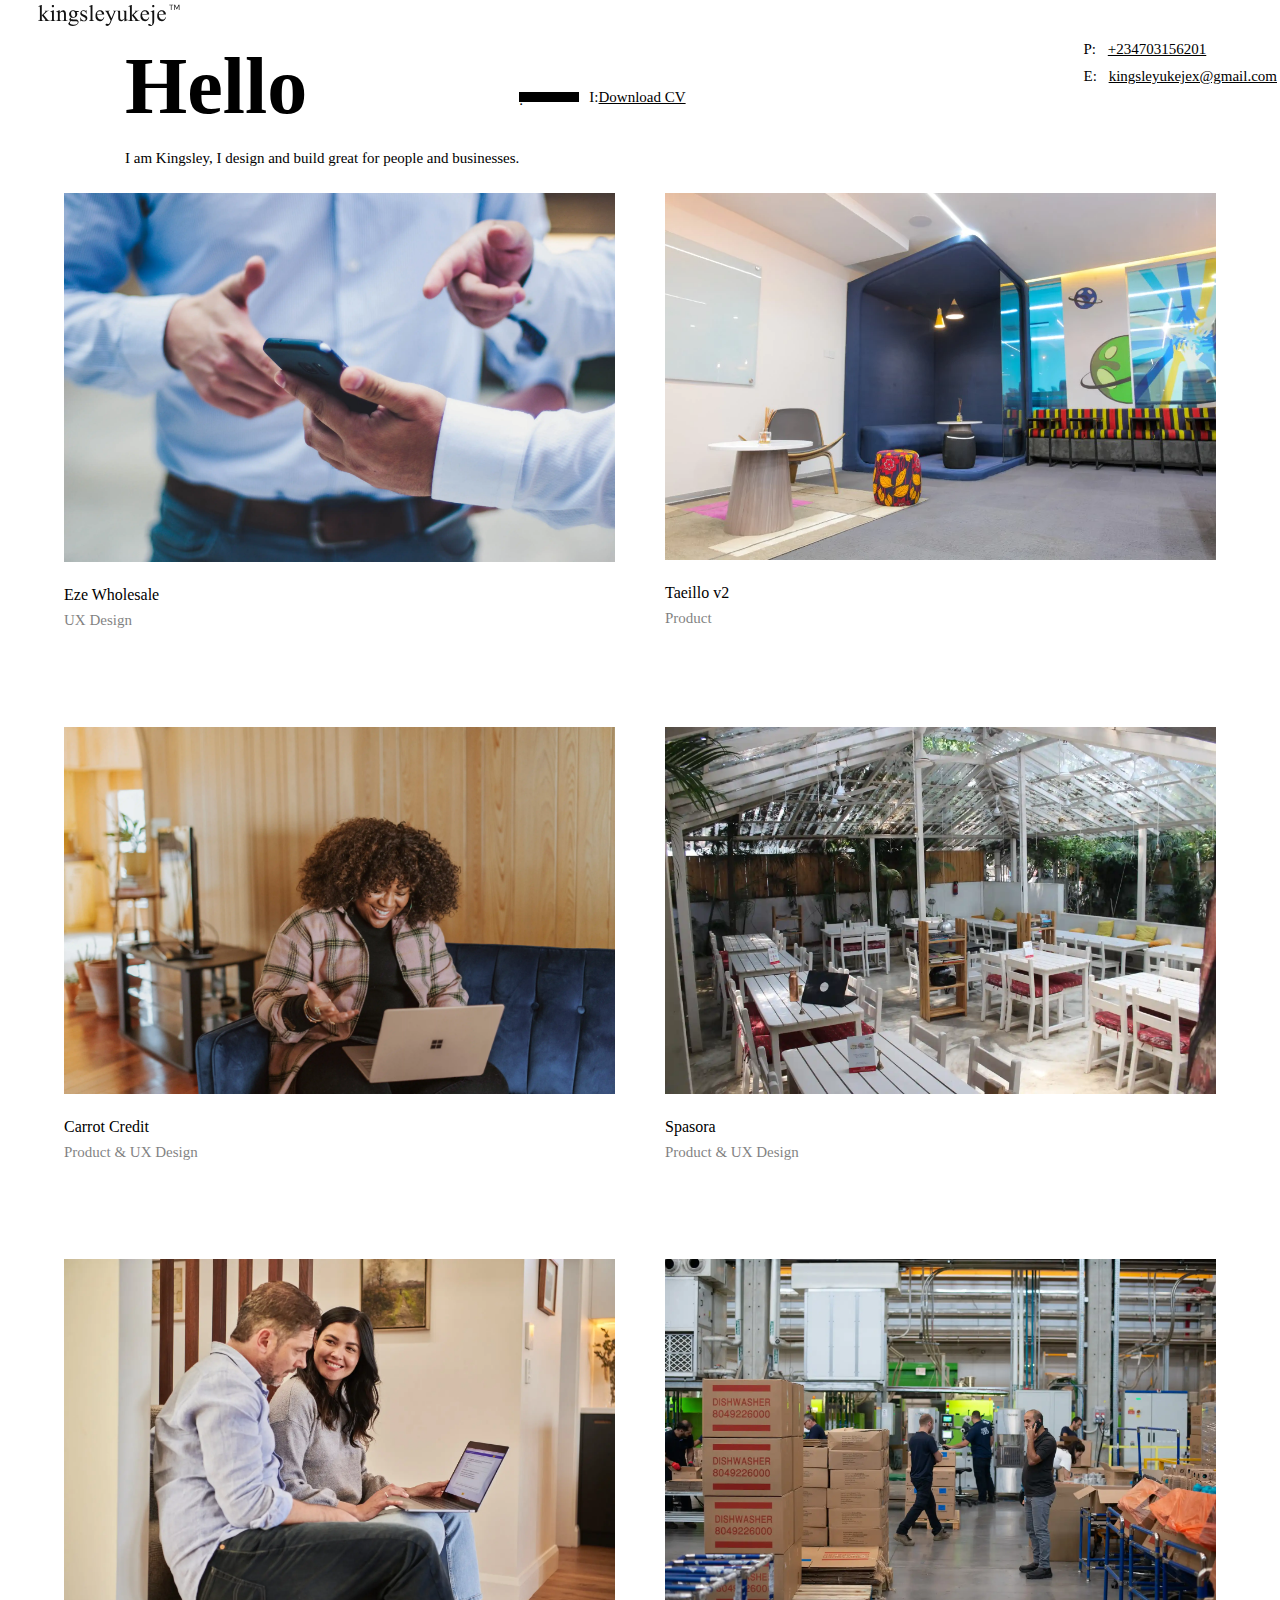
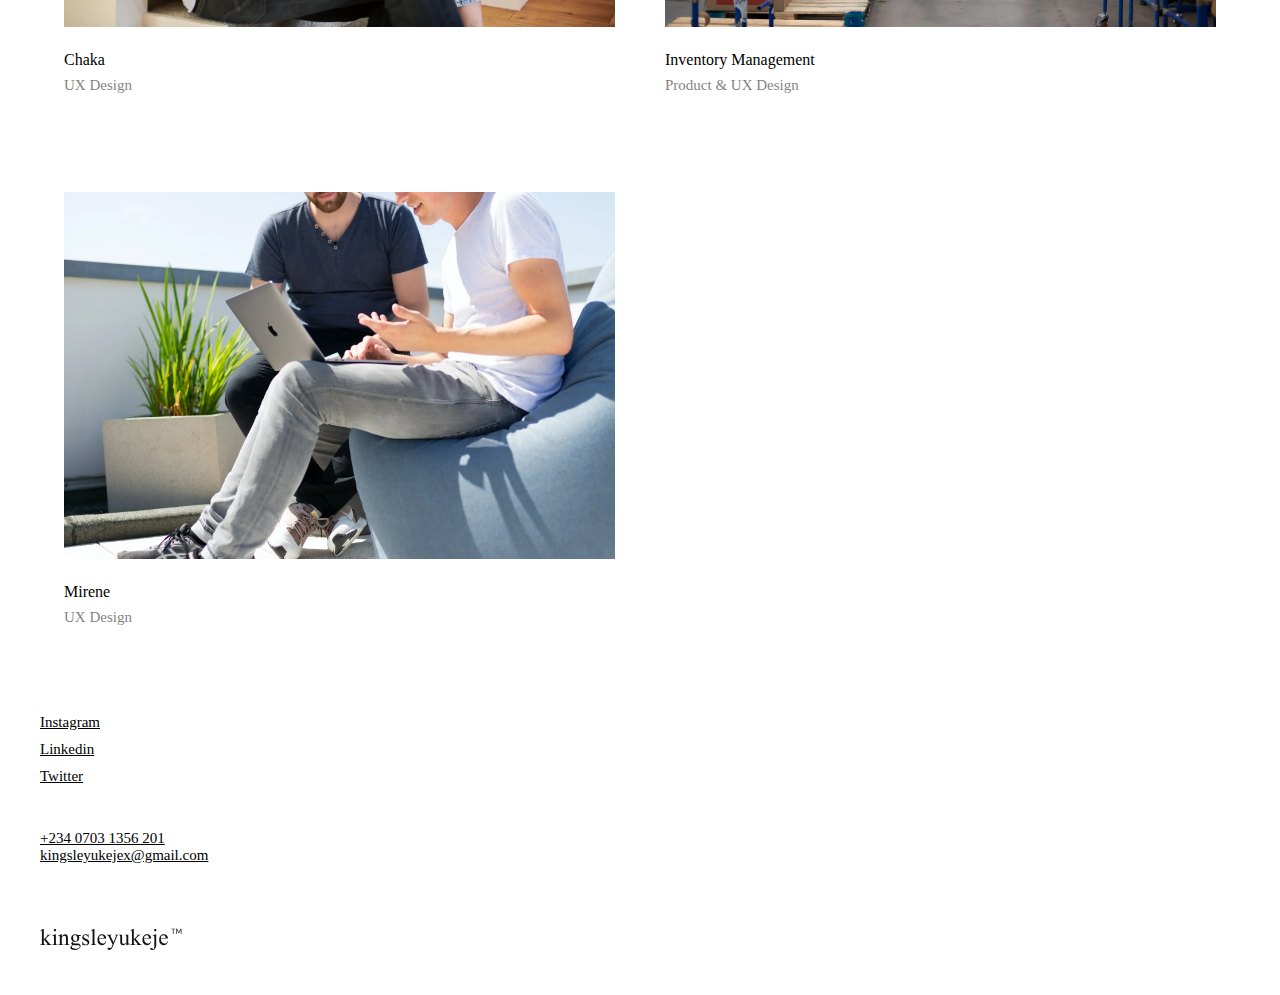
<file: index.html>
<!DOCTYPE html>
<html lang="en">
<head>
    <meta charset="UTF-8">
    <meta http-equiv="X-UA-Compatible" content="IE=edge">
    <meta name="viewport" content="width=, initial-scale=1.0">
    <link rel="stylesheet" href="https://cdnjs.cloudflare.com/ajax/libs/font-awesome/4.7.0/css/font-awesome.min.css">
    <link rel="stylesheet" href="style.css">
    <link rel="stylesheet" href="font-awesome/css/font-awesome.min.css">
    <title>kingsley Ukeje</title>
</head>
<body>
    <header>
        <div class="container">
            <nav class="navbar">
                <div class="logo">
                    <a href="index.html">
                        <img src="images/logo.svg" alt="">
                    </a>
                </div>
                <div class="navs" id="navLinks">
                    <i class="fa fa-times " onclick="hideMenu()"></i>
                    <ul class="overlay-content">
                        <li><a href="info.html">Info</a></li>
                        <li><a href="#">Work</a></li>
                        <li><a href="#">Writings</a></li>
                    </ul>
                </div>
                <i class="fa fa-bars" onclick="showMenu()" ></i>
            </nav>
        </div>
    </header>
    <section>
        <div class="heading">
            <div class="cv">
                <div>
                    <h1>Hello</h1>
                    <p>I am Kingsley, I design and build great for people and businesses.</p>
                </div>
                <span class="blackbox">.</span >
                <span>I:</span>
                <a href="#">Download CV</a>
            </div>
            <div class="contact">
                <div class="num">
                    <span>P:</span>
                    <a href="+2347031356201">+234703156201</a>
                </div>
                <div class="mail">
                    <span>E:</span>
                    <a href="mailto:kingsleyukejex@gmail.com">kingsleyukejex@gmail.com</a>
                </div>
            </div>

        </div>
        <div class="main">
            <div class="card">
                <div class="imgcont">
                    <a href="#">
                        <img src="images/image1.webp" alt="">
                    </a>
                </div>
                <div class="textcont">
                    <a href="#"><p>Eze Wholesale</p></a>
                    <span>UX Design</span>
                </div>
            </div>
            <div class="card">
                <div class="imgcont">
                    <a href="#">
                        <img src="images/image2.webp" alt="">
                    </a>
                </div>
                <div class="textcont">
                    <a href="#"><p>Taeillo v2</p></a>
                    <span>Product</span>
                </div>
            </div>
            <div class="card">
                <div class="imgcont">
                    <a href="#">
                        <img src="images/image3.webp" alt="">
                    </a>
                </div>
                <div class="textcont">
                    <a href="#"><p>Carrot Credit</p></a>
                    <span>Product & UX Design</span>
                </div>
            </div>
            <div class="card">
                <div class="imgcont">
                    <a href="#">
                        <img src="images/image4.webp" alt="">
                    </a>
                </div>
                <div class="textcont">
                    <a href="#"><p>Spasora</p></a>
                    <span>Product & UX Design</span>
                </div>
            </div>
            <div class="card">
                <div class="imgcont">
                    <a href="#">
                        <img src="images/image5.webp" alt="">
                    </a>
                </div>
                <div class="textcont">
                    <a href="#"><p>Chaka</p></a>
                    <span>UX Design</span>
                </div>
            </div>
            <div class="card">
                <div class="imgcont">
                    <a href="#">
                        <img src="images/image6.webp" alt="">
                    </a>
                </div>
                <div class="textcont">
                    <a href="#"><p>Inventory Management</p></a>
                    <span>Product & UX Design</span>
                </div>
            </div>
            <div class="card">
                <div class="imgcont">
                    <a href="#">
                        <img src="images/image7.webp" alt="">
                    </a>
                </div>
                <div class="textcont">
                    <a href="#"><p>Mirene</p></a>
                    <span>UX Design</span>
                </div>
            </div>

        </div>
    </section>
    <footer>
        <div class="smedia">
            <p><a href="#">Instagram</a></p>
            <p><a href="#">Linkedin</a></p>
            <p><a href="#">Twitter</a></p>
        </div>
        <div class="conct">
           <p> <a href="+234703135201">+234 0703 1356 201</a></p>
            <p><a href="mailto:kingsleyukejex@gmail.com">kingsleyukejex@gmail.com</a></p>
        </div>
        <a href="index.html">
            <img src="images/logo.svg" alt="">
        </a>
    </footer>
    <script src="script.js"></script>
    
</body>
</html>
</file>
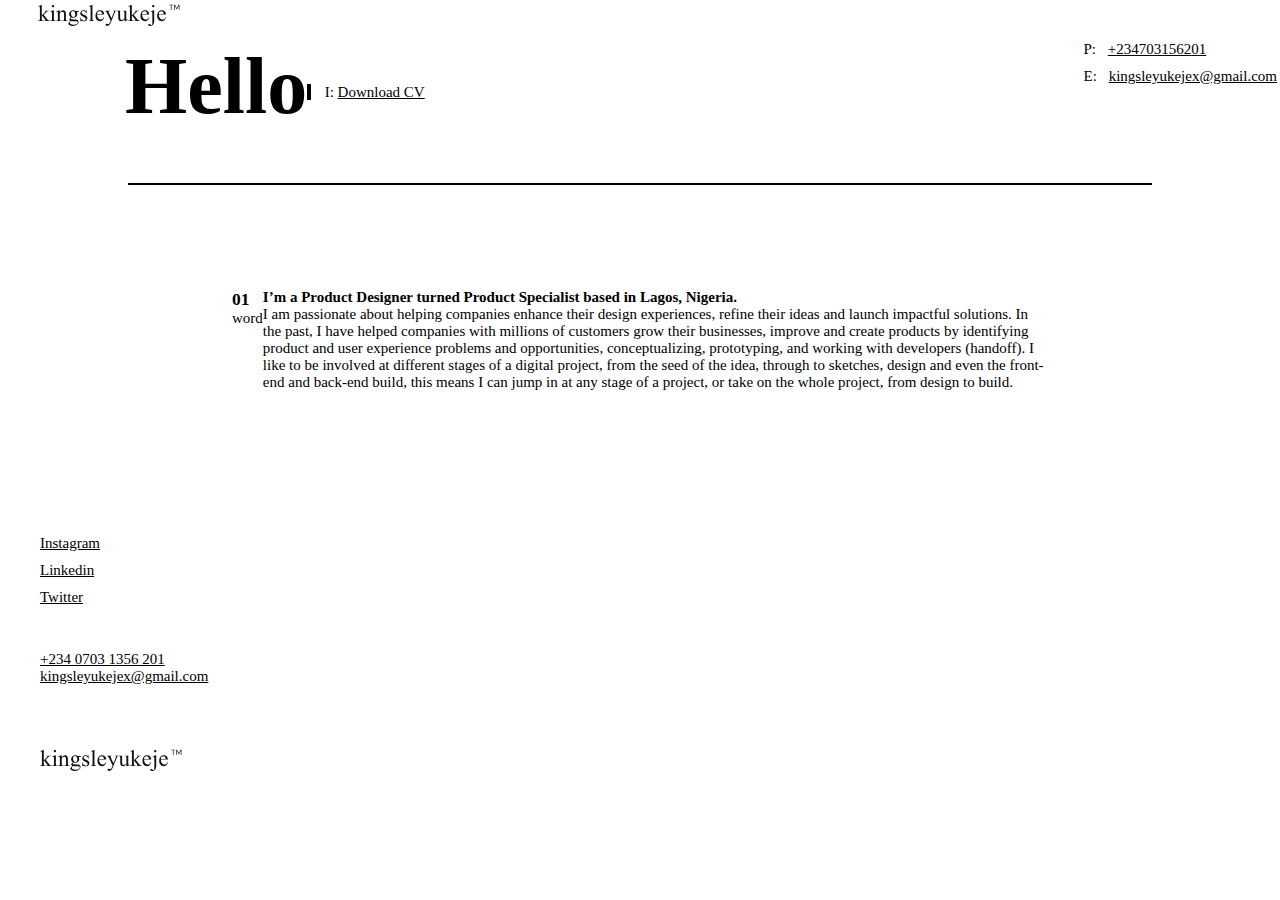
<file: info.html>
<!DOCTYPE html>
<html lang="en">
<head>
    <meta charset="UTF-8">
    <meta http-equiv="X-UA-Compatible" content="IE=edge">
    <meta name="viewport" content="width=device-width, initial-scale=1.0">
    <title>Document</title>
    <script src="script.js"></script>
    <link rel="stylesheet" href="https://cdnjs.cloudflare.com/ajax/libs/font-awesome/4.7.0/css/font-awesome.min.css">
    <link rel="stylesheet" href="style.css">
    <link rel="stylesheet" href="font-awesome/css/font-awesome.min.css">
    <title>kingsley Ukeje</title>
</head>
<body>
    <header>
        <div class="container">
            <nav class="navbar">
                <div class="logo">
                    <a href="index.html">
                        <img src="images/logo.svg" alt="">
                    </a>
                </div>
                <div class="navs" id="navLinks">
                    <i class="fa fa-times " onclick="hideMenu()"></i>
                    <ul class="overlay-content">
                        <li><a href="#">Info</a></li>
                        <li><a href="#">Work</a></li>
                        <li><a href="#">Writings</a></li>
                    </ul>
                </div>
                <i class="fa fa-bars" onclick="showMenu()" ></i>
            </nav>
        </div>
    </header>
    <div class="heading">
        <div class="cv">
            <h1>Hello</h1>
            <div>
                <span class="blackbox">.</span >
                <span>I:</span>
                <a href="#">Download CV</a>
            </div>
        </div>
        <div class="contact">
            <div class="num">
                <span>P:</span>
                <a href="+2347031356201">+234703156201</a>
            </div>
            <div class="mail">
                <span>E:</span>
                <a href="mailto:kingsleyukejex@gmail.com">kingsleyukejex@gmail.com</a>
            </div>
        </div>
    </div>
    <section>
        <div class="infomain">
            <div class="numb">
                <h3>01</h3>
                <p>word</p>
            </div>
            <div class="infotext">
                <h4>I’m a Product Designer turned Product Specialist based in Lagos, Nigeria.</h4>
                <p>I am passionate about helping companies enhance their design experiences, refine their ideas and launch impactful solutions. In the past, I have helped companies with millions of customers grow their businesses, improve and create products by identifying product and user experience problems and opportunities, conceptualizing, prototyping, and working with developers (handoff).
                    I like to be involved at different stages of a digital project, from the seed of the idea, through to sketches, design and even the front-end and back-end build, this means I can jump in at any stage of a project, or take on the whole project, from design to build.
                </p>
            </div>
        </div>
        
    </section>
    <footer>
        <div class="smedia">
            <p><a href="#">Instagram</a></p>
            <p><a href="#">Linkedin</a></p>
            <p><a href="#">Twitter</a></p>
        </div>
        <div class="conct">
           <p> <a href="+234703135201">+234 0703 1356 201</a></p>
            <p><a href="mailto:kingsleyukejex@gmail.com">kingsleyukejex@gmail.com</a></p>
        </div>
        <a href="index.html">
            <img src="images/logo.svg" alt="">
        </a>
    </footer>
    <script src="script.js"></script>
</body>
</html>
</file>
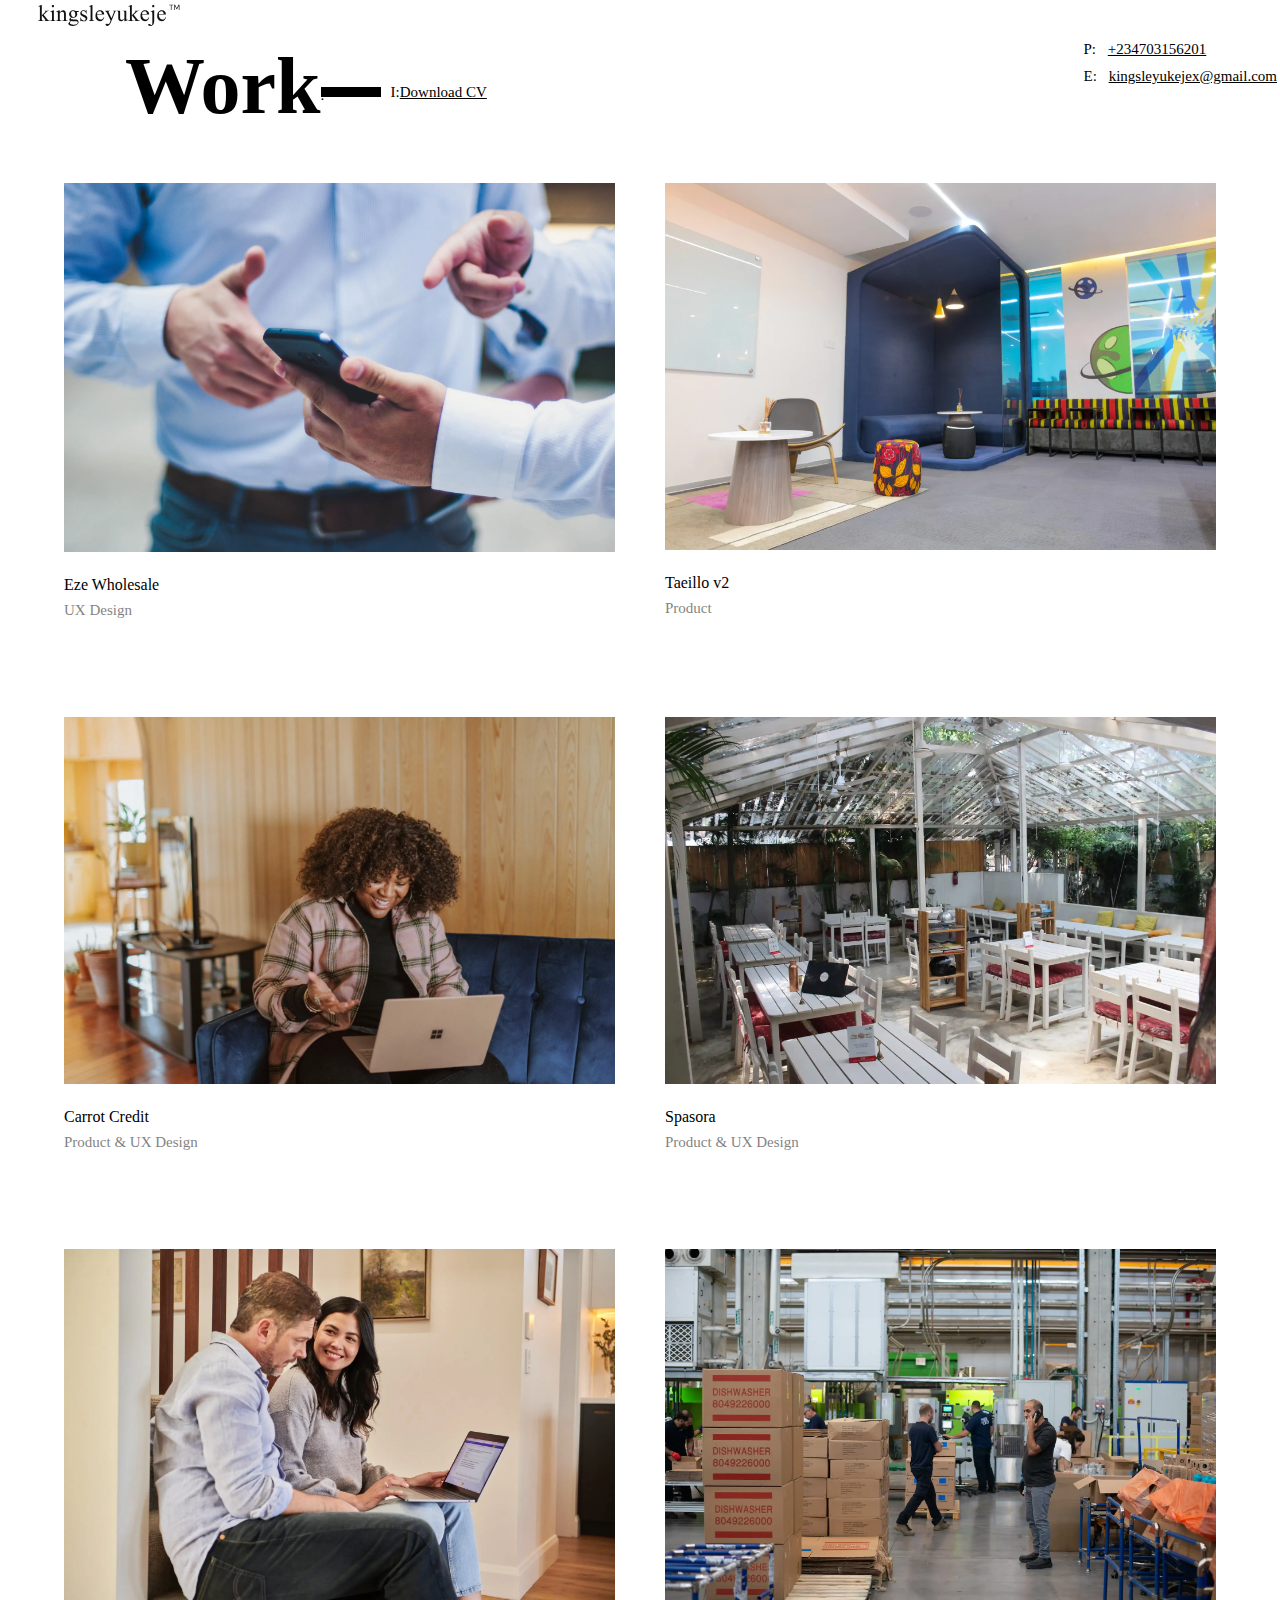
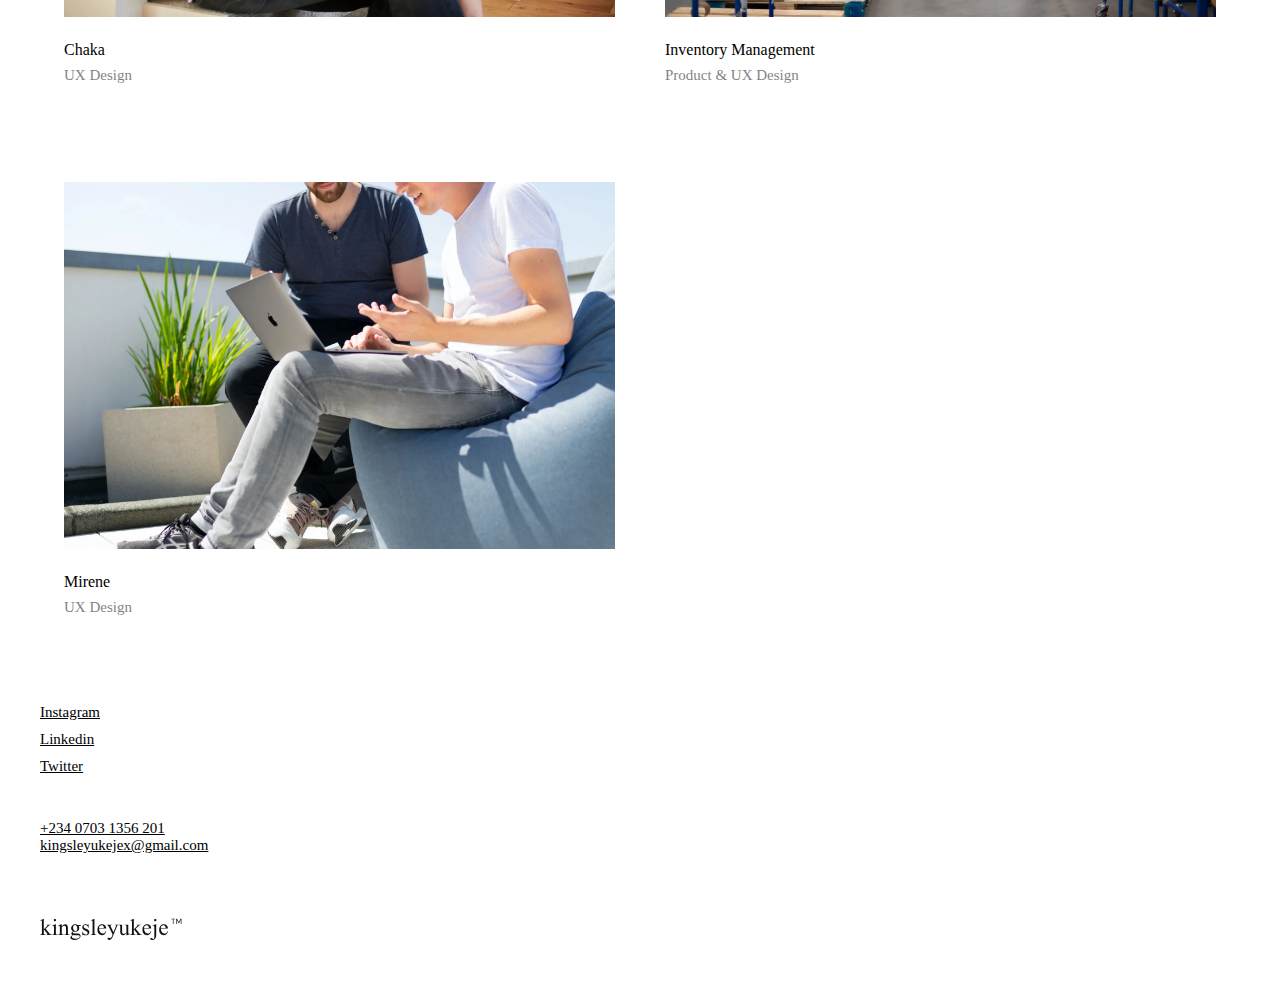
<file: work.html>
<!DOCTYPE html>
<html lang="en">
<head>
    <meta charset="UTF-8">
    <meta http-equiv="X-UA-Compatible" content="IE=edge">
    <meta name="viewport" content="width=, initial-scale=1.0">
    <link rel="stylesheet" href="https://cdnjs.cloudflare.com/ajax/libs/font-awesome/4.7.0/css/font-awesome.min.css">
    <link rel="stylesheet" href="style.css">
    <link rel="stylesheet" href="font-awesome/css/font-awesome.min.css">
    <link rel="stylesheet" href="font/Gilroy-ExtraBold.otf">
    <title>kingsley Ukeje</title>
</head>
<body>
    <header>
        <div class="container">
            <nav class="navbar">
                <div class="logo">
                    <a href="index.html">
                        <img src="images/logo.svg" alt="">
                    </a>
                </div>
                <div class="navs" id="navLinks">
                    <i class="fa fa-times " onclick="hideMenu()"></i>
                    <ul class="overlay-content">
                        <li><a href="info.html">Info</a></li>
                        <li><a href="work.html">Work</a></li>
                        <li><a href="#">Writings</a></li>
                    </ul>
                </div>
                <i class="fa fa-bars" onclick="showMenu()" ></i>
            </nav>
        </div>
    </header>
    <section>
        <div class="heading">
            <div class="cv">
                <div>
                    <h1>Work</h1>
                </div>
                <span class="blackbox">.</span >
                <span>I:</span>
                <a href="#">Download CV</a>
            </div>
            <div class="contact">
                <div class="num">
                    <span>P:</span>
                    <a href="+2347031356201">+234703156201</a>
                </div>
                <div class="mail">
                    <span>E:</span>
                    <a href="mailto:kingsleyukejex@gmail.com">kingsleyukejex@gmail.com</a>
                </div>
            </div>

        </div>
        <div class="main">
            <div class="card">
                <div class="imgcont">
                    <a href="#">
                        <img src="images/image1.webp" alt="">
                    </a>
                </div>
                <div class="textcont">
                    <a href="#"><p>Eze Wholesale</p></a>
                    <span>UX Design</span>
                </div>
            </div>
            <div class="card">
                <div class="imgcont">
                    <a href="#">
                        <img src="images/image2.webp" alt="">
                    </a>
                </div>
                <div class="textcont">
                    <a href="#"><p>Taeillo v2</p></a>
                    <span>Product</span>
                </div>
            </div>
            <div class="card">
                <div class="imgcont">
                    <a href="#">
                        <img src="images/image3.webp" alt="">
                    </a>
                </div>
                <div class="textcont">
                    <a href="#"><p>Carrot Credit</p></a>
                    <span>Product & UX Design</span>
                </div>
            </div>
            <div class="card">
                <div class="imgcont">
                    <a href="#">
                        <img src="images/image4.webp" alt="">
                    </a>
                </div>
                <div class="textcont">
                    <a href="#"><p>Spasora</p></a>
                    <span>Product & UX Design</span>
                </div>
            </div>
            <div class="card">
                <div class="imgcont">
                    <a href="#">
                        <img src="images/image5.webp" alt="">
                    </a>
                </div>
                <div class="textcont">
                    <a href="#"><p>Chaka</p></a>
                    <span>UX Design</span>
                </div>
            </div>
            <div class="card">
                <div class="imgcont">
                    <a href="#">
                        <img src="images/image6.webp" alt="">
                    </a>
                </div>
                <div class="textcont">
                    <a href="#"><p>Inventory Management</p></a>
                    <span>Product & UX Design</span>
                </div>
            </div>
            <div class="card">
                <div class="imgcont">
                    <a href="#">
                        <img src="images/image7.webp" alt="">
                    </a>
                </div>
                <div class="textcont">
                    <a href="#"><p>Mirene</p></a>
                    <span>UX Design</span>
                </div>
            </div>

        </div>
    </section>
    <footer>
        <div class="smedia">
            <p><a href="#">Instagram</a></p>
            <p><a href="#">Linkedin</a></p>
            <p><a href="#">Twitter</a></p>
        </div>
        <div class="conct">
           <p> <a href="+234703135201">+234 0703 1356 201</a></p>
            <p><a href="mailto:kingsleyukejex@gmail.com">kingsleyukejex@gmail.com</a></p>
        </div>
        <a href="index.html">
            <img src="images/logo.svg" alt="">
        </a>
    </footer>
    <script src="script.js"></script>
    
</body>
</html>
</file>
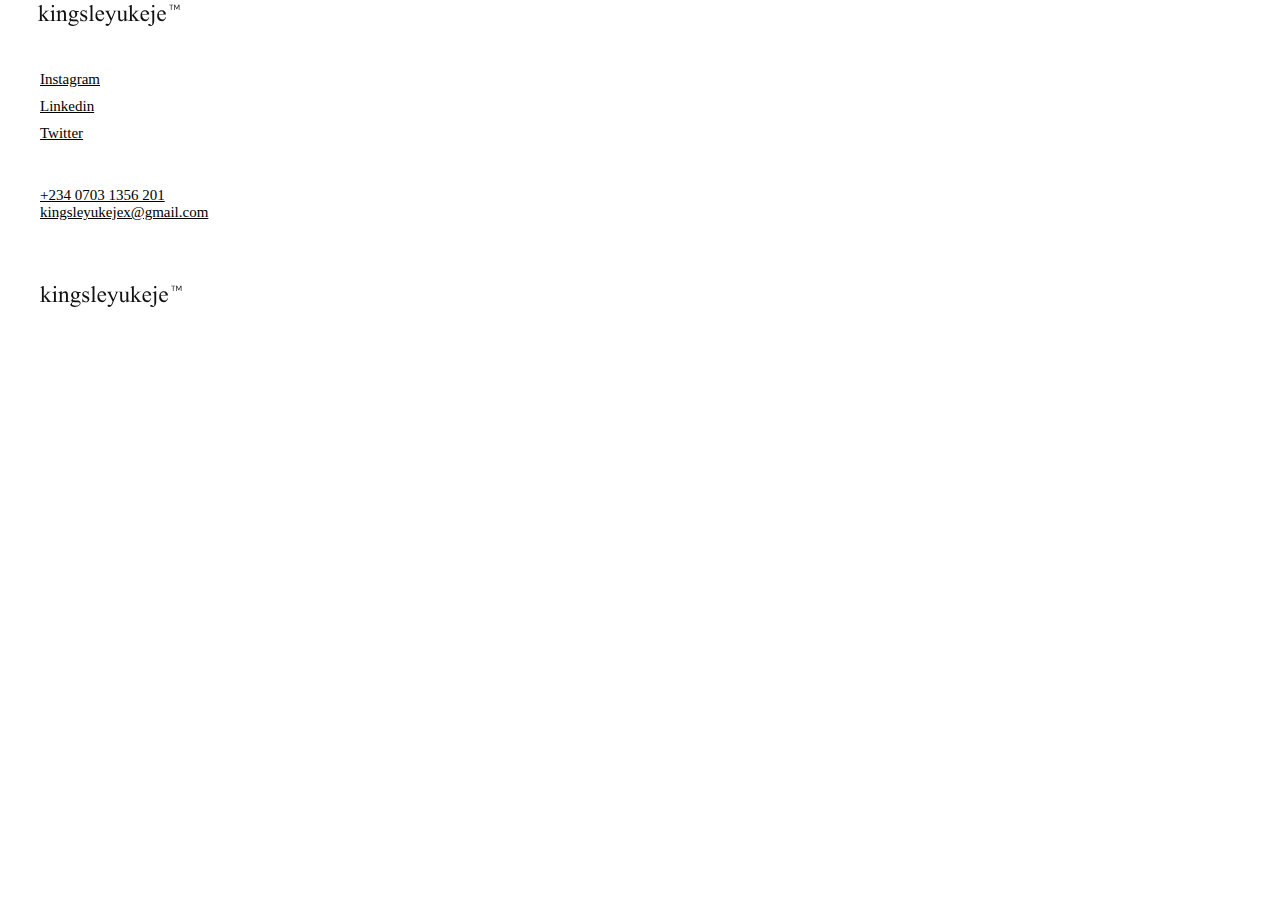
<file: writting.html>
<!DOCTYPE html>
<html lang="en">
<head>
    <meta charset="UTF-8">
    <meta http-equiv="X-UA-Compatible" content="IE=edge">
    <meta name="viewport" content="width=device-width, initial-scale=1.0">
    <title>Document</title>
    <script src="script.js"></script>
    <link rel="stylesheet" href="https://cdnjs.cloudflare.com/ajax/libs/font-awesome/4.7.0/css/font-awesome.min.css">
    <link rel="stylesheet" href="style.css">
    <link rel="stylesheet" href="font-awesome/css/font-awesome.min.css">
    <title>kingsley Ukeje</title>
</head>
<body>
    <header>
        <div class="container">
            <nav class="navbar">
                <div class="logo">
                    <a href="index.html">
                        <img src="images/logo.svg" alt="">
                    </a>
                </div>
                <div class="navs" id="navLinks">
                    <i class="fa fa-times " onclick="hideMenu()"></i>
                    <ul class="overlay-content">
                        <li><a href="#">Info</a></li>
                        <li><a href="#">Work</a></li>
                        <li><a href="#">Writings</a></li>
                    </ul>
                </div>
                <i class="fa fa-bars" onclick="showMenu()" ></i>
            </nav>
        </div>
    </header>
    <footer>
        <div class="smedia">
            <p><a href="#">Instagram</a></p>
            <p><a href="#">Linkedin</a></p>
            <p><a href="#">Twitter</a></p>
        </div>
        <div class="conct">
           <p> <a href="+234703135201">+234 0703 1356 201</a></p>
            <p><a href="mailto:kingsleyukejex@gmail.com">kingsleyukejex@gmail.com</a></p>
        </div>
        <a href="index.html">
            <img src="images/logo.svg" alt="">
        </a>
    </footer>
    <script src="script.js"></script>
</body>
</html>
</file>
<file: style.css>
* { 
    box-sizing: border-box; 
    margin:0;
    padding:0;
    }
body{
        font-family: Gilroy;
        font-size:15px;
        width:100%;
        scroll-behavior: smooth;
    }
img {
    max-width: 100%;
}
a       {
    color: #000;
}
.container nav {
        display: flex;
        justify-content: space-between;
        align-items: center;
        padding:20 0;
        width: 94%;
        margin: 0 auto;
    }
.logo{
    cursor: pointer;
}
.navs{
    position: absolute;
    height: 100%;
    column-width: 200px;
    top: 0;
    right: -200px;
    text-align: center;
    z-index: 2;
    transition: 1s;
    background-color: #fff;
   
    }
nav .fa{
        display: none;
        color: #000;
        margin: 10px;
        font-size: 22px;
        cursor: pointer;

    }

.fa-times{
    position:absolute;
    right: 1px;
    top:1px;
}
.navs li  {
        list-style: none;
        display: block;
    }

.navbar li a{
    text-decoration: none;
    color: #000;
    line-height: 50px;
    text-align: center;
    
}
.heading h1{
    font-size: 80px;
    line-height: 110px;
    font-weight: 600px;
    margin-bottom: 12px;
}
.heading .cv p{
    line-height: 32px;
    font-weight: 400;
}
.heading{
    margin: 0 auto;
    width: 90%;
    margin-bottom: 30px;
}

.blackbox{
    background-color: #000;
    height: 50px;
    width: 20px;
    
}
.contact{
    margin-bottom: 15px;
}
.num,.mail{
    margin-top: 10px;
} 
.contact a{
    color: #000;
    margin-left: 8px;
}
hr{ 
  
    color: #000;
    background-color: #000;
    height: 2px;
    border: none;
}
.main{
    display: grid;
    grid-template-columns: repeat(12,1fr);
    width: 90%;
    margin: 0 auto;
    gap: 50px;

}
.main .card{
    margin-bottom: 48px;
    width: 100%;
    grid-column: span 12;
}
.card .imgcont{
    height: auto;
    transition: .3s;
}
.card .imgcont img{
    height: 100%;
    width: 100%;
    
}
.card .textcont{
    padding-top: 20px;
}
.card .textcont a{
    text-decoration: none; 
}
.card .textcont p{
    font-weight: 400;
    font-size: 16px;
    margin-bottom: 8px;
    
}
.card .textcont span{
    opacity: 0.5;
}
.infomain{
    display: flex;
    justify-content: space-between;
    align-items: flex-start;
    width: 80%;
    border-top: 2px solid #000;
    padding: 104px;
    margin: 0 auto;
}
footer{
    padding: 40px;
    width: 100%;
}
footer .smedia p{
    margin-bottom: 10px;
}
footer .conct{
    margin-top: 45px;
    margin-bottom: 60px;
}
@media(min-width:700px){
    .main .card{
        margin-bottom: 48px;
        width: 100%;
        grid-column: span 6;
    }
}

@media(min-width:1000px){
    .navs .fa{
        display: none;
}
    .navs ul li::after{
        content: '';
        width: 0;
        height: 2px;
        display: block;
        margin: auto;
        transition: 0.5s;
    }
.navs ul li:hover::after{
        width: 100%;
    }
    .heading{
        display: flex;
        justify-content: space-between;
        align-items: flex-start;
        margin-left: 125px;
        margin-right: 125px;
    }
    .heading .cv{
        display: flex;
        align-items: center;
        
    }
    .heading .cv p{
        line-height:10px;
    }
    .blackbox{
        background-color: #000;
        height: 10px;
        width: 60px;
        margin-right: 10px;
    }
    .main .card{
        margin-bottom: 48px;
        width: 100%;
        grid-column: span 6;
    }
   
}
</file>
